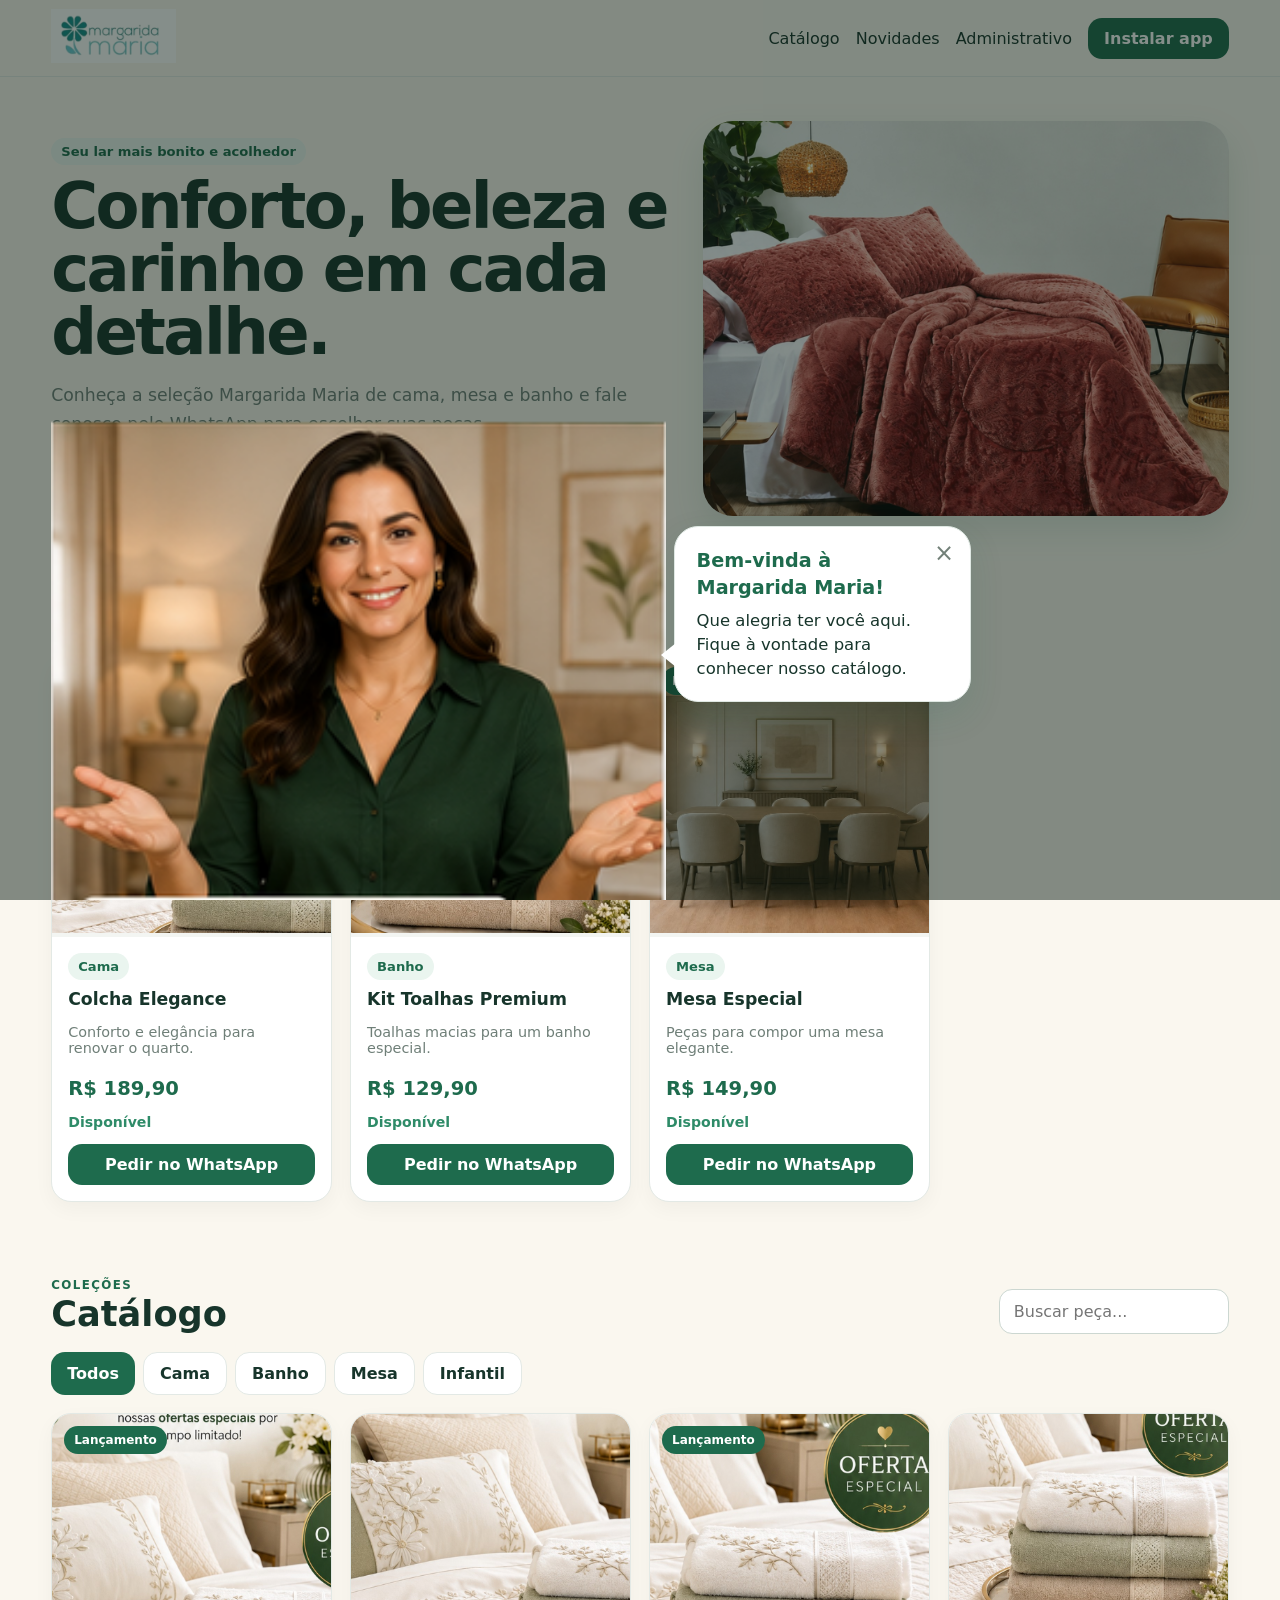
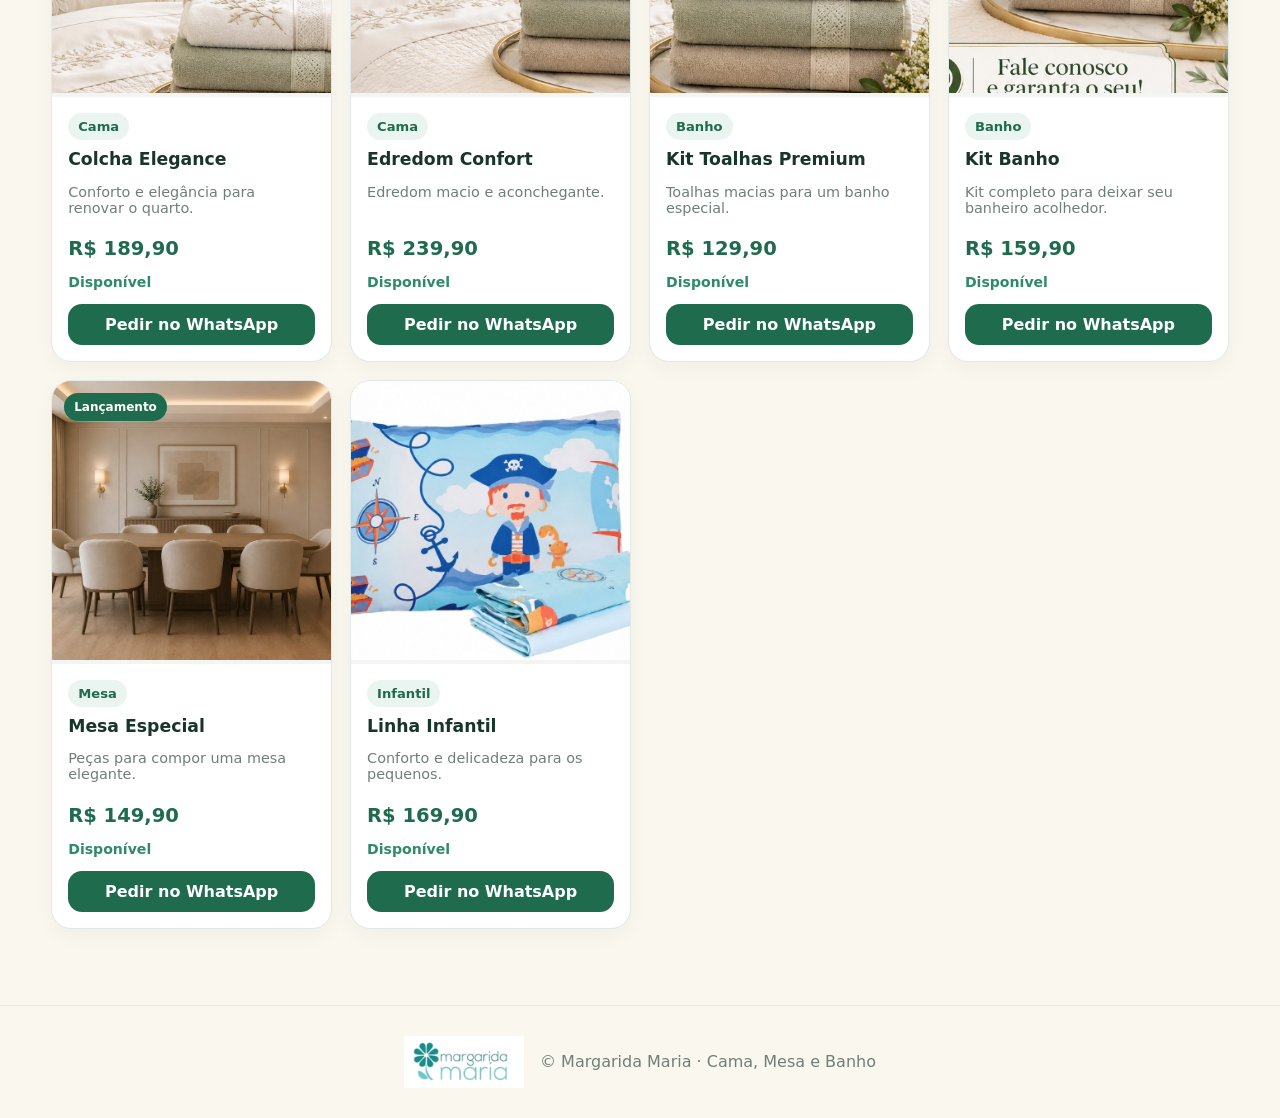
<file: index.html>
<!doctype html>
<html lang="pt-BR">
<head>
  <meta charset="utf-8">
  <meta name="viewport" content="width=device-width,initial-scale=1,viewport-fit=cover">
  <meta name="theme-color" content="#1e6b4d">
  <meta name="description" content="Margarida Maria - Cama, Mesa e Banho">
  <title>Margarida Maria | Cama, Mesa e Banho</title>
  <link rel="manifest" href="manifest.json">
  <link rel="icon" href="assets/img/favicon.png">
  <link rel="apple-touch-icon" href="assets/img/icon-192.png">
  <link rel="stylesheet" href="assets/css/app.css">
</head>
<body>
<header class="topbar">
  <div class="container nav">
    <a class="brand" href="./"><img src="assets/img/logo-margarida-maria.png" alt="Margarida Maria"></a>
    <nav class="navlinks">
      <a href="#catalogo">Catálogo</a>
      <a href="#novidades">Novidades</a>
      <a class="hide-mobile" href="admin/">Administrativo</a>
      <button class="btn primary" id="installTop">Instalar app</button>
    </nav>
  </div>
</header>

<main>
  <section class="hero">
    <div class="container hero-grid">
      <div>
        <span class="chip">Seu lar mais bonito e acolhedor</span>
        <h1>Conforto, beleza e carinho em cada detalhe.</h1>
        <p>Conheça a seleção Margarida Maria de cama, mesa e banho e fale conosco pelo WhatsApp para escolher suas peças.</p>
        <div class="actions-row"><a class="btn primary" href="#catalogo">Ver catálogo</a><button class="btn secondary" id="heroWhatsapp">Falar no WhatsApp</button></div>
      </div>
      <div class="hero-card"><img src="assets/img/catalogo/capa-v16-desktop.jpg" alt="Margarida Maria"></div>
    </div>
  </section>

  <section class="section" id="novidades">
    <div class="container">
      <div class="section-title-row"><div><span class="eyebrow">Destaques</span><h2>Novidades e lançamentos</h2></div></div>
      <div class="grid" id="featuredGrid"></div>
    </div>
  </section>

  <section class="section" id="catalogo">
    <div class="container">
      <div class="section-title-row"><div><span class="eyebrow">Coleções</span><h2>Catálogo</h2></div><input class="catalog-search" id="catalogSearch" placeholder="Buscar peça..." aria-label="Buscar peça"></div>
      <div id="categoryFilters" class="filter-row"></div>
      <div class="grid" id="productGrid"></div>
    </div>
  </section>
</main>

<footer class="footer"><div class="container"><img src="assets/img/logo-margarida-maria.png" alt="Margarida Maria"><span>© Margarida Maria · Cama, Mesa e Banho</span></div></footer>

<div class="maria-overlay" id="mariaWelcome" aria-live="polite">
  <div class="maria-scene">
    <img src="assets/img/maria/01_boas_vindas_maria.png" alt="Maria dando boas-vindas" class="maria-full">
    <div class="maria-bubble"><button class="maria-close" id="closeMaria" aria-label="Fechar">×</button><strong>Bem-vinda à Margarida Maria!</strong><span id="welcomeText">Que alegria ter você aqui. Fique à vontade para conhecer nosso catálogo.</span></div>
  </div>
</div>

<div class="maria-overlay" id="mariaThanks" aria-live="polite">
  <div class="maria-scene">
    <img src="assets/img/maria/07_orcamento_whatsapp_maria.png" alt="Maria agradecendo" class="maria-full">
    <div class="maria-bubble"><strong>Perfeita escolha! 💚</strong><span id="thanksText">Obrigada por escolher a Margarida Maria. Já vou te levar para o WhatsApp.</span></div>
  </div>
</div>

<div class="install-banner" id="installBanner"><strong>Instalar Margarida Maria?</strong><button class="btn primary" id="installBtn">Instalar</button><button class="btn secondary" id="dismissInstall">Agora não</button></div>
<div class="toast" id="toast"></div>
<script src="assets/js/app.js"></script>
</body>
</html>
</file>
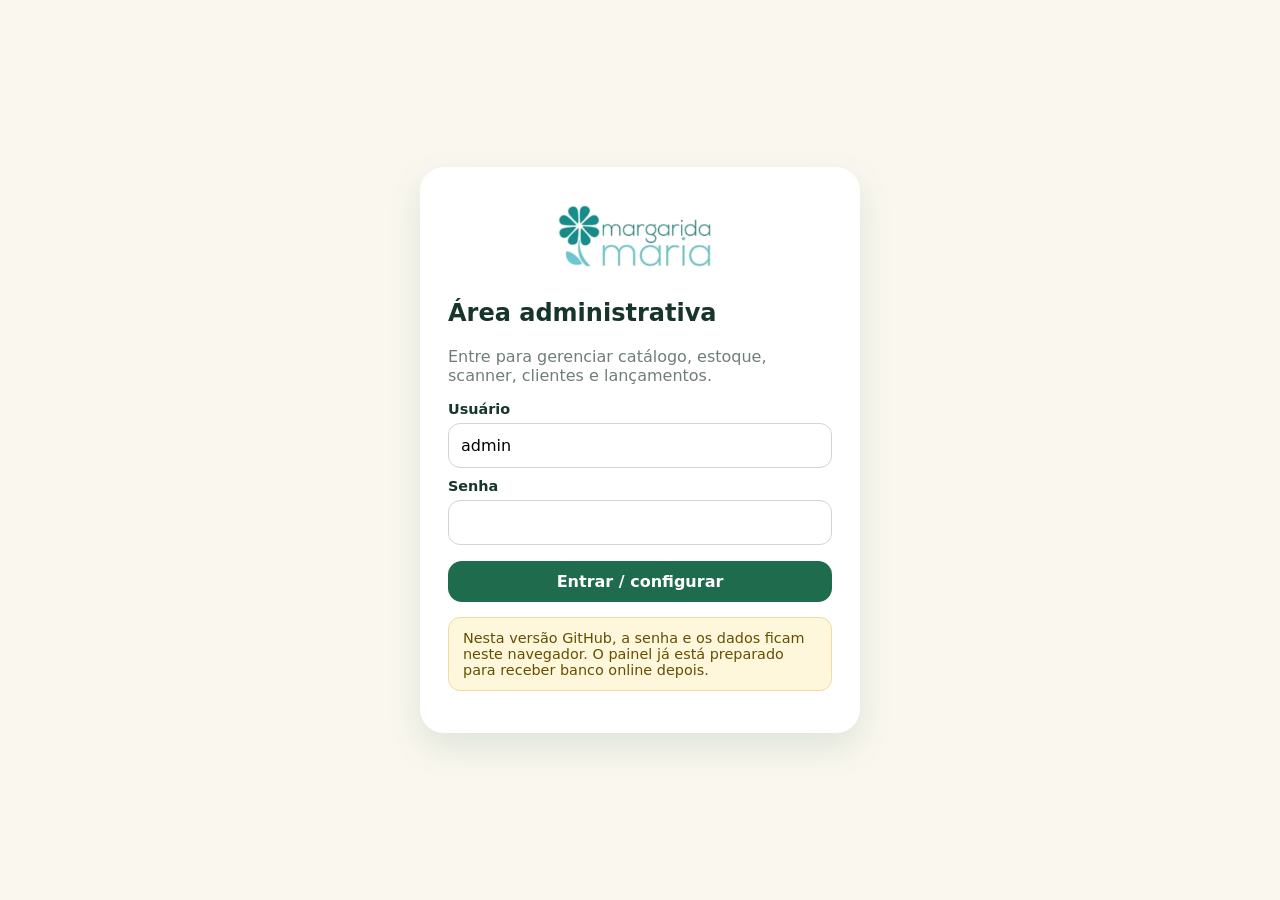
<file: admin/index.html>
<!doctype html>
<html lang="pt-BR">
<head>
  <meta charset="utf-8">
  <meta name="viewport" content="width=device-width,initial-scale=1">
  <meta name="theme-color" content="#17352b">
  <title>ADM Margarida Maria</title>
  <link rel="icon" href="../assets/img/favicon.png">
  <link rel="stylesheet" href="../assets/css/app.css">
</head>
<body>
<div id="loginView" class="login-page">
  <div class="login-card">
    <img src="../assets/img/logo-margarida-maria.png" alt="Margarida Maria">
    <h2>Área administrativa</h2>
    <p class="muted">Entre para gerenciar catálogo, estoque, scanner, clientes e lançamentos.</p>
    <div class="field"><label>Usuário</label><input id="adminUser" value="admin" autocomplete="username"></div>
    <div class="field" style="margin-top:10px"><label>Senha</label><input id="adminPass" type="password" autocomplete="current-password"></div>
    <button class="btn primary" id="loginBtn" style="width:100%;margin-top:16px">Entrar / configurar</button>
    <p class="notice" style="margin-top:15px">Nesta versão GitHub, a senha e os dados ficam neste navegador. O painel já está preparado para receber banco online depois.</p>
  </div>
</div>

<div id="adminApp" style="display:none">
  <div class="admin-shell">
    <aside class="sidebar">
      <img src="../assets/img/logo-margarida-maria.png" alt="Margarida Maria">
      <a class="side-link active" data-page="dashboard">Visão geral</a>
      <a class="side-link" data-page="catalog">Catálogo / Produtos</a>
      <a class="side-link" data-page="stock">Estoque</a>
      <a class="side-link" data-page="sales">Mais vendidos</a>
      <a class="side-link" href="scanner.html">Scanner</a>
      <a class="side-link" data-page="launches">Lançamentos / WhatsApp</a>
      <a class="side-link" data-page="users">Clientes / Usuários</a>
      <a class="side-link" data-page="settings">Configurações da Maria</a>
      <a class="side-link" href="../index.html">Ver catálogo</a>
      <a class="side-link" id="logoutBtn">Sair</a>
    </aside>
    <main class="admin-main"><div id="page"></div></main>
  </div>
</div>
<div class="toast" id="toast"></div>
<script src="../assets/js/admin.js"></script>
</body>
</html>
</file>
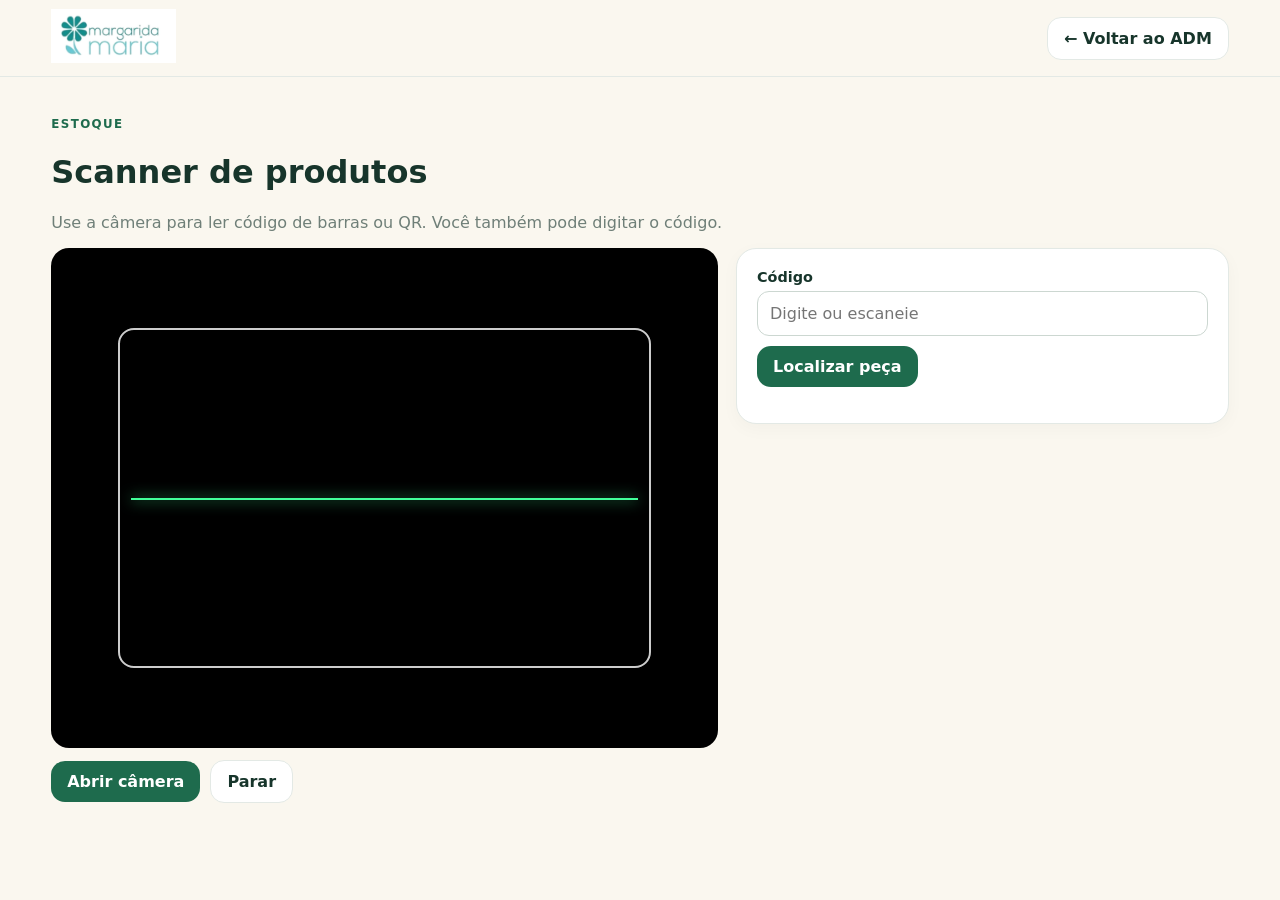
<file: admin/scanner.html>
<!doctype html>
<html lang="pt-BR"><head><meta charset="utf-8"><meta name="viewport" content="width=device-width,initial-scale=1"><meta name="theme-color" content="#17352b"><title>Scanner | ADM Margarida Maria</title><link rel="stylesheet" href="../assets/css/app.css"></head>
<body>
<header class="topbar"><div class="container nav"><a class="brand" href="index.html"><img src="../assets/img/logo-margarida-maria.png" alt="Margarida Maria"></a><div class="navlinks"><a class="btn secondary" href="index.html">← Voltar ao ADM</a></div></div></header>
<main class="container section">
  <span class="eyebrow">Estoque</span><h1>Scanner de produtos</h1>
  <p class="muted">Use a câmera para ler código de barras ou QR. Você também pode digitar o código.</p>
  <div class="scanner-layout">
    <div><div class="scanner-box"><video id="video" playsinline muted></video><div class="scan-frame"></div><div class="scan-line"></div></div><div class="actions-row" style="margin-top:12px"><button class="btn primary" id="startScan">Abrir câmera</button><button class="btn secondary" id="stopScan">Parar</button></div></div>
    <div class="panel-card"><div class="field"><label>Código</label><input id="manualCode" inputmode="numeric" placeholder="Digite ou escaneie"></div><button class="btn primary" id="findCode" style="margin-top:10px">Localizar peça</button><div id="scanResult" style="margin-top:16px"></div></div>
  </div>
</main>
<div class="toast" id="toast"></div><script src="../assets/js/scanner.js"></script>
</body></html>
</file>
<file: assets/css/app.css>
:root{--green:#1e6b4d;--green2:#2e8b68;--dark:#17352b;--cream:#faf7ef;--ink:#17352b;--muted:#6f7f78;--card:#fff;--line:#e3e9e5;--danger:#b53d3d;--warning:#b36a00;--shadow:0 14px 34px rgba(30,107,77,.13)}*{box-sizing:border-box}html{scroll-behavior:smooth}body{margin:0;font-family:Inter,system-ui,-apple-system,"Segoe UI",Roboto,sans-serif;color:var(--ink);background:var(--cream)}a{text-decoration:none;color:inherit}button,input,select,textarea{font:inherit}.container{width:min(1180px,92%);margin:auto}.topbar{position:sticky;top:0;z-index:30;background:rgba(250,247,239,.96);backdrop-filter:blur(12px);border-bottom:1px solid var(--line)}.nav{min-height:76px;display:flex;align-items:center;justify-content:space-between;gap:18px}.brand img{height:54px;max-width:220px;object-fit:contain}.navlinks{display:flex;gap:16px;align-items:center;flex-wrap:wrap}.btn{border:0;border-radius:14px;padding:11px 16px;cursor:pointer;font-weight:750;display:inline-flex;gap:8px;align-items:center;justify-content:center;transition:.18s transform,.18s opacity}.btn:hover{transform:translateY(-1px)}.btn:disabled{opacity:.45;cursor:not-allowed;transform:none}.btn.primary{background:var(--green);color:#fff}.btn.secondary{background:#fff;border:1px solid var(--line);color:var(--ink)}.btn.danger{background:#fff1f1;color:var(--danger);border:1px solid #f1caca}.full-btn{width:100%}.big-action{font-size:1rem;padding:13px 20px}.actions-row{display:flex;gap:10px;flex-wrap:wrap;align-items:center}.hero{padding:44px 0 24px}.hero-grid{display:grid;grid-template-columns:1.08fr .92fr;gap:34px;align-items:center}.hero h1{font-size:clamp(2.25rem,5vw,4.3rem);line-height:.98;margin:10px 0 18px;letter-spacing:-.04em}.hero p{font-size:1.08rem;line-height:1.65;color:var(--muted);max-width:650px}.hero-card{background:#fff;border-radius:30px;box-shadow:var(--shadow);overflow:hidden}.hero-card img{width:100%;display:block;aspect-ratio:4/3;object-fit:cover}.section{padding:36px 0}.section h2,.admin-section h2{font-size:clamp(1.5rem,3vw,2.2rem);margin:0 0 18px}.section-title-row{display:flex;justify-content:space-between;gap:18px;align-items:end;margin-bottom:18px}.section-title-row h2{margin:0}.eyebrow{text-transform:uppercase;letter-spacing:.12em;font-size:.74rem;font-weight:850;color:var(--green)}.grid{display:grid;grid-template-columns:repeat(4,1fr);gap:18px}.card{background:var(--card);border:1px solid var(--line);border-radius:20px;overflow:hidden;box-shadow:0 7px 20px rgba(0,0,0,.04)}.product-img-wrap{position:relative;background:#f3f5f2}.card img{width:100%;aspect-ratio:1/1;object-fit:cover}.launch-badge{position:absolute;top:12px;left:12px;z-index:2;background:var(--green);color:#fff;padding:7px 10px;border-radius:999px;font-size:.75rem;font-weight:800}.card-body{padding:16px}.card-body h3{margin:9px 0 8px;font-size:1.08rem}.product-desc{font-size:.9rem;min-height:2.7em}.price-line{display:flex;gap:9px;align-items:baseline;flex-wrap:wrap}.price{font-size:1.22rem;font-weight:850;color:var(--green)}.old-price{text-decoration:line-through;color:#8b9791;font-size:.9rem}.muted{color:var(--muted)}.chip{display:inline-flex;padding:6px 10px;border-radius:999px;background:#eaf5ef;color:var(--green);font-size:.82rem;font-weight:750}.availability{font-size:.88rem;color:var(--green2);font-weight:700}.availability.out{color:var(--danger)}.filter-row{display:flex;gap:8px;flex-wrap:wrap;margin-bottom:18px}.catalog-search,.toolbar input,.toolbar select{padding:12px 14px;border:1px solid #ccd7d1;border-radius:13px;background:#fff;min-width:230px}.footer{margin-top:40px;padding:30px 0;border-top:1px solid var(--line);color:var(--muted)}.footer .container{display:flex;align-items:center;gap:16px;justify-content:center;flex-wrap:wrap}.footer img{height:52px;max-width:190px;object-fit:contain}.install-banner{display:none;position:fixed;left:50%;bottom:18px;transform:translateX(-50%);z-index:90;background:#fff;border:1px solid var(--line);border-radius:18px;padding:12px;box-shadow:var(--shadow);gap:10px;align-items:center}.toast{position:fixed;right:18px;bottom:18px;background:var(--dark);color:#fff;padding:12px 16px;border-radius:12px;display:none;z-index:140}.toast.show{display:block}.empty-state{padding:28px;border:1px dashed #c7d3cd;background:#fff;border-radius:16px;color:var(--muted)}
/* Maria */.maria-overlay{position:fixed;inset:0;z-index:120;background:rgba(12,31,23,.5);display:flex;align-items:flex-end;justify-content:flex-start;pointer-events:none;opacity:0;visibility:hidden;transition:.28s ease}.maria-overlay.show{opacity:1;visibility:visible;pointer-events:auto}.maria-scene{position:relative;display:flex;align-items:flex-end;gap:8px;margin:0 0 0 clamp(10px,4vw,60px);max-width:min(920px,96vw);transform:translateY(24px);transition:.3s ease}.maria-overlay.show .maria-scene{transform:translateY(0)}.maria-full{height:min(78vh,720px);width:auto;max-width:48vw;object-fit:contain;object-position:bottom}.maria-bubble{position:relative;margin-bottom:22vh;background:#fff;border:1px solid #dfe8e3;border-radius:24px;padding:20px 22px;box-shadow:var(--shadow);max-width:390px;font-size:1.03rem;line-height:1.45}.maria-bubble strong{display:block;color:var(--green);font-size:1.2rem;margin-bottom:7px}.maria-bubble span{display:block}.maria-bubble:before{content:"";position:absolute;left:-14px;bottom:34px;border-width:12px 15px 12px 0;border-style:solid;border-color:transparent #fff transparent transparent}.maria-close{position:absolute;right:10px;top:8px;border:0;background:transparent;font-size:1.5rem;color:#728078;cursor:pointer}
/* Forms/admin */.field{display:flex;flex-direction:column;gap:6px}.field.full{grid-column:1/-1}.field label{font-weight:750;font-size:.9rem}.field input,.field select,.field textarea{padding:12px;border:1px solid #ccd7d1;border-radius:12px;background:#fff;outline:none}.field input:focus,.field select:focus,.field textarea:focus{border-color:var(--green);box-shadow:0 0 0 3px rgba(30,107,77,.08)}.form-grid{display:grid;grid-template-columns:1fr 1fr;gap:14px}.check-row{display:flex;gap:20px;flex-wrap:wrap;padding:12px 0}.check-row label{display:flex;gap:8px;align-items:center;font-weight:700}.login-page{min-height:100vh;display:grid;place-items:center;padding:20px}.login-card{width:min(440px,100%);background:#fff;padding:28px;border-radius:24px;box-shadow:var(--shadow)}.login-card img{display:block;width:195px;margin:0 auto 20px}.notice{padding:12px 14px;border-radius:12px;background:#fff7db;border:1px solid #efdda0;color:#644e00;font-size:.9rem}.success-note{padding:14px;border-radius:12px;background:#eaf5ef;border:1px solid #cbe3d5;color:var(--green)}.admin-shell{display:grid;grid-template-columns:255px 1fr;min-height:100vh}.sidebar{background:var(--dark);color:#fff;padding:22px 16px;position:sticky;top:0;height:100vh;overflow:auto}.sidebar img{width:175px;filter:brightness(0) invert(1);margin:0 auto 22px;display:block}.side-link{display:block;padding:11px 13px;border-radius:10px;margin:4px 0;color:#e7f3ed;cursor:pointer}.side-link.active,.side-link:hover{background:rgba(255,255,255,.12)}.admin-main{padding:30px;min-width:0}.admin-title{display:flex;align-items:flex-start;justify-content:space-between;gap:16px;margin-bottom:22px}.admin-title h1{margin:3px 0 4px;font-size:clamp(1.8rem,3vw,2.7rem)}.admin-title p{margin:0}.kpis{display:grid;grid-template-columns:repeat(5,1fr);gap:14px}.kpi{background:#fff;border:1px solid var(--line);border-radius:18px;padding:18px;min-width:0}.kpi span{display:block;color:var(--muted);font-size:.88rem}.kpi strong{font-size:1.65rem;display:block;margin-top:6px;word-break:break-word}.admin-section{padding:28px 0}.stock-alert{display:flex;justify-content:space-between;gap:15px;background:#fff;border:1px solid #efd8b1;border-left:4px solid #d38a19;border-radius:12px;padding:13px 15px;margin:9px 0}.toolbar{display:flex;gap:10px;flex-wrap:wrap;margin-bottom:14px}.toolbar input{flex:1}.table-wrap{overflow:auto;background:#fff;border:1px solid var(--line);border-radius:18px}.table{width:100%;border-collapse:collapse;min-width:780px}.table th,.table td{text-align:left;padding:12px;border-bottom:1px solid var(--line);vertical-align:middle}.table th{font-size:.8rem;text-transform:uppercase;letter-spacing:.04em;color:#6d7a74;background:#fafcfb}.product-cell{display:flex;gap:10px;align-items:center;min-width:210px}.product-cell img{width:48px;height:48px;border-radius:10px;object-fit:cover;border:1px solid var(--line)}.product-cell small,.block-small{display:block;color:var(--muted);margin-top:3px}.table-actions{display:flex;gap:6px;flex-wrap:wrap}.table-actions .btn{padding:8px 10px;font-size:.82rem}.stock-low{color:var(--warning);font-weight:850}.stock-out{color:var(--danger);font-weight:850}.status{display:inline-flex;padding:6px 9px;border-radius:999px;font-size:.76rem;font-weight:800}.status.active{background:#e9f6ef;color:var(--green)}.status.inactive{background:#eff1f0;color:#68746e}.status.warning{background:#fff0d9;color:#956000}.editor-card,.panel-card{background:#fff;border:1px solid var(--line);border-radius:20px;padding:20px;box-shadow:0 5px 18px rgba(0,0,0,.03)}.editor-card.narrow{max-width:650px}.form-actions{margin-top:18px;padding-top:16px;border-top:1px solid var(--line)}.image-picker{display:grid;grid-template-columns:180px 1fr;gap:16px;align-items:center;padding:14px;border:1px dashed #c7d3cd;border-radius:15px;background:#fbfcfb}.image-picker img{width:180px;height:180px;object-fit:cover;border-radius:14px;background:#f0f3f1}.image-picker small{display:block;color:var(--muted);margin-top:8px}.stock-summary{display:grid;grid-template-columns:repeat(3,1fr);gap:14px;margin-bottom:16px}.ranking{display:grid;gap:11px}.rank-card{display:grid;grid-template-columns:56px minmax(180px,1fr) minmax(120px,2fr);align-items:center;gap:14px;background:#fff;border:1px solid var(--line);border-radius:16px;padding:14px}.rank-number{font-size:1.3rem;font-weight:900;color:var(--green)}.rank-card small{display:block;color:var(--muted);margin-top:3px}.rank-bar{height:10px;border-radius:999px;background:#edf1ef;overflow:hidden}.rank-bar i{display:block;height:100%;background:linear-gradient(90deg,var(--green),var(--green2));border-radius:inherit}.two-col{display:grid;grid-template-columns:1fr 1fr;gap:18px}.launch-preview{background:#f7faf8;border:1px dashed #b7c8bf;border-radius:20px;padding:20px;text-align:center;min-height:360px}.launch-preview img.logo{height:75px;max-width:230px;object-fit:contain;display:block;margin:0 auto 14px}.launch-preview img.product{width:min(260px,100%);aspect-ratio:1/1;object-fit:cover;border-radius:16px;margin-top:12px}.scanner-layout{display:grid;grid-template-columns:1.15fr .85fr;gap:18px;align-items:start}.scanner-box{background:#000;border-radius:18px;overflow:hidden;aspect-ratio:4/3;position:relative}.scanner-box video{width:100%;height:100%;object-fit:cover}.scan-frame{position:absolute;inset:16% 10%;border:2px solid rgba(255,255,255,.8);border-radius:16px}.scan-line{position:absolute;left:12%;right:12%;top:50%;height:2px;background:#42ff9a;box-shadow:0 0 14px #42ff9a}.scan-product{padding:4px}.scan-stock{font-size:1.4rem;color:var(--green)}.scan-actions{display:flex;gap:8px;flex-wrap:wrap;margin-top:12px}
@media(max-width:1080px){.grid{grid-template-columns:repeat(3,1fr)}.kpis{grid-template-columns:repeat(3,1fr)}}@media(max-width:900px){.hero-grid,.admin-shell,.scanner-layout,.two-col{grid-template-columns:1fr}.sidebar{height:auto;position:relative}.grid{grid-template-columns:repeat(2,1fr)}.kpis{grid-template-columns:repeat(2,1fr)}.navlinks .hide-mobile{display:none}.admin-main{padding:20px}.maria-full{height:min(68vh,600px);max-width:52vw}.maria-bubble{margin-bottom:16vh;max-width:340px}.rank-card{grid-template-columns:52px 1fr}.rank-bar{grid-column:2}}@media(max-width:620px){.grid,.kpis,.form-grid,.stock-summary{grid-template-columns:1fr}.nav{min-height:66px}.brand img{height:44px;max-width:170px}.navlinks a:not(.hide-mobile){display:none}.navlinks{gap:7px}.navlinks .btn{padding:9px 11px;font-size:.83rem}.hero{padding-top:24px}.hero h1{font-size:2.55rem}.section-title-row,.admin-title{align-items:flex-start;flex-direction:column}.catalog-search{width:100%;min-width:0}.admin-main{padding:16px}.install-banner{width:calc(100% - 24px);flex-wrap:wrap}.image-picker{grid-template-columns:1fr}.image-picker img{width:100%;height:auto;aspect-ratio:1/1}.maria-scene{margin:0 8px;gap:0;max-width:100vw;align-items:flex-end}.maria-full{height:min(62vh,500px);max-width:57vw}.maria-bubble{position:absolute;right:6px;top:10vh;margin:0;max-width:52vw;padding:14px 14px;font-size:.88rem;border-radius:18px}.maria-bubble strong{font-size:1rem;padding-right:14px}.maria-bubble:before{left:-11px;bottom:25px;border-width:9px 12px 9px 0}.footer .container{flex-direction:column}.rank-card{grid-template-columns:44px 1fr}.table-actions .btn{font-size:.78rem}.login-card{padding:22px}}
</file>
